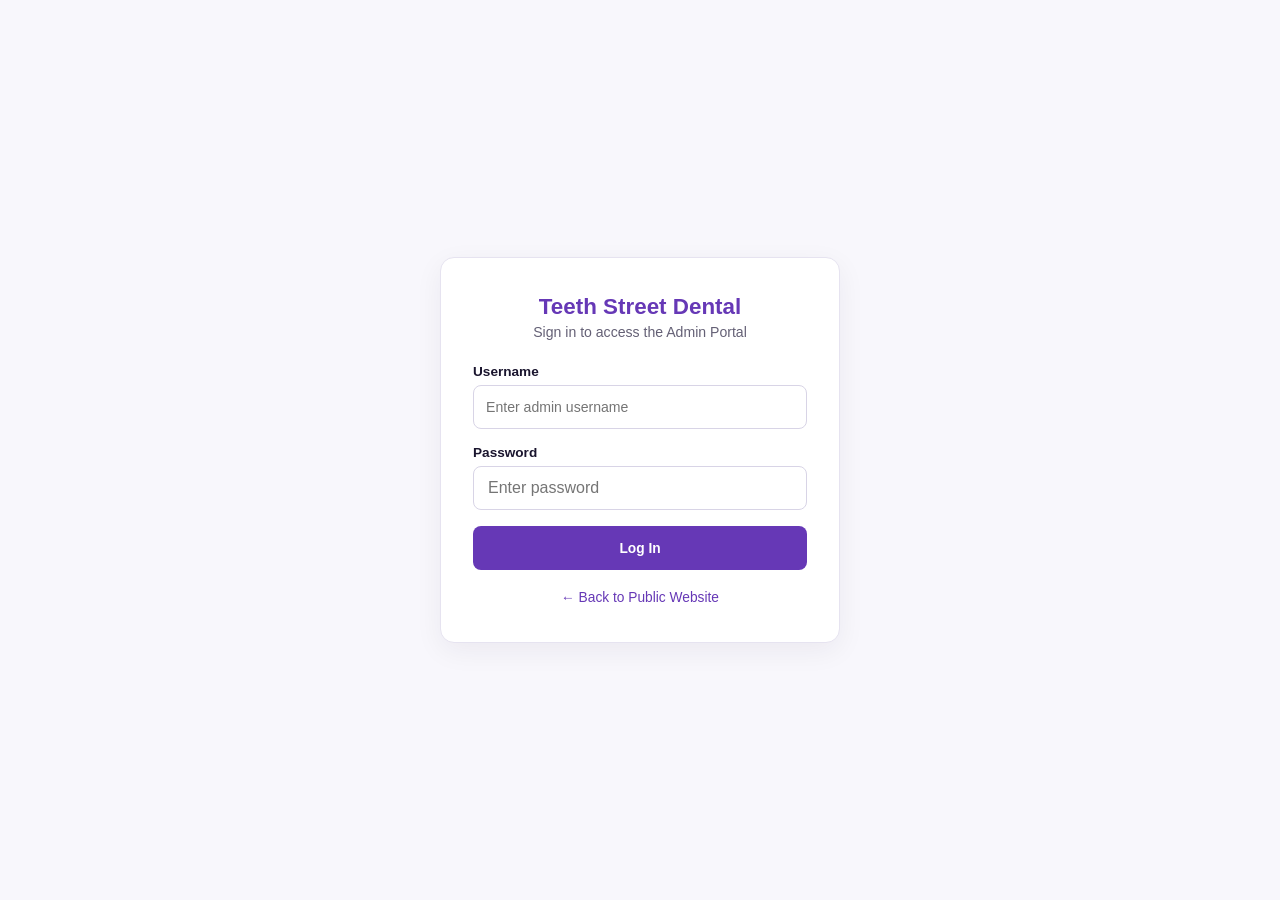
<file: admin.html>
<!DOCTYPE html>
<html lang="en">
<head>
  <meta charset="UTF-8">
  <meta name="viewport" content="width=device-width, initial-scale=1.0">
  <title>Admin Panel - Teeth Street Dental Clinic</title>
  <style>
    :root {
      --primary: #6638b6;
      --primary-hover: #522999;
      --primary-light: #f3effb;
      --bg-main: #f8f7fc;
      --bg-card: #ffffff;
      --text-dark: #1a152e;
      --text-muted: #646075;
      --border: #e6e3f0;
      --success-bg: #e7f8ef;
      --success-text: #137a45;
      --warning-bg: #fff5e5;
      --warning-text: #b86e00;
      --danger-bg: #feeceb;
      --danger-text: #c92a2a;
      --info-bg: #ebf3ff;
      --info-text: #1c64d1;
    }

    * {
      box-sizing: border-box;
      margin: 0;
      padding: 0;
    }

    body {
      font-family: -apple-system, BlinkMacSystemFont, "Segoe UI", Roboto, Helvetica, Arial, sans-serif;
      background-color: var(--bg-main);
      color: var(--text-dark);
      min-height: 100vh;
    }

    /* LOGIN SCREEN */
    .login-screen {
      min-height: 100vh;
      display: flex;
      align-items: center;
      justify-content: center;
      padding: 20px;
      background-color: var(--bg-main);
    }

    .login-card {
      background: var(--bg-card);
      border: 1px solid var(--border);
      border-radius: 14px;
      padding: 36px 32px;
      width: 100%;
      max-width: 400px;
      box-shadow: 0 8px 28px rgba(26, 21, 46, 0.06);
    }

    .login-brand {
      text-align: center;
      margin-bottom: 24px;
    }

    .login-brand h2 {
      color: var(--primary);
      font-size: 1.4rem;
      margin-bottom: 4px;
    }

    .login-brand p {
      color: var(--text-muted);
      font-size: 0.88rem;
    }

    .login-form {
      display: flex;
      flex-direction: column;
      gap: 16px;
    }

    .login-form label {
      font-size: 0.85rem;
      font-weight: 600;
      display: block;
      margin-bottom: 6px;
    }

    .login-form input {
      width: 100%;
      min-height: 44px;
      padding: 10px 14px;
      font-size: 16px;
      border: 1px solid #d8d4e6;
      border-radius: 8px;
      outline: none;
    }

    .login-form input:focus {
      border-color: var(--primary);
      box-shadow: 0 0 0 3px rgba(102, 56, 182, 0.12);
    }

    .login-error {
      background: var(--danger-bg);
      color: var(--danger-text);
      font-size: 0.84rem;
      font-weight: 500;
      padding: 10px 12px;
      border-radius: 8px;
      display: none;
      text-align: center;
    }

    .login-footer {
      text-align: center;
      margin-top: 18px;
    }

    .login-footer a {
      color: var(--primary);
      text-decoration: none;
      font-size: 0.86rem;
      font-weight: 500;
    }

    /* ADMIN APP LAYOUT */
    .admin-app {
      display: none;
      min-height: 100vh;
    }

    /* Sidebar */
    .sidebar {
      width: 260px;
      background-color: var(--bg-card);
      border-right: 1px solid var(--border);
      display: flex;
      flex-direction: column;
      position: fixed;
      top: 0;
      bottom: 0;
      left: 0;
      z-index: 100;
      transition: transform 0.25s ease;
    }

    .sidebar-brand {
      padding: 24px 20px;
      border-bottom: 1px solid var(--border);
    }

    .sidebar-brand h2 {
      font-size: 1.15rem;
      color: var(--primary);
      font-weight: 700;
    }

    .sidebar-brand span {
      font-size: 0.78rem;
      color: var(--text-muted);
      display: block;
      margin-top: 2px;
    }

    .nav-menu {
      padding: 16px 12px;
      display: flex;
      flex-direction: column;
      gap: 6px;
      flex: 1;
    }

    .nav-item {
      display: flex;
      align-items: center;
      justify-content: space-between;
      padding: 11px 14px;
      border-radius: 8px;
      border: none;
      background: transparent;
      color: var(--text-muted);
      font-size: 0.92rem;
      font-weight: 500;
      cursor: pointer;
      text-align: left;
      transition: all 0.15s ease;
    }

    .nav-item:hover {
      background-color: var(--primary-light);
      color: var(--primary);
    }

    .nav-item.active {
      background-color: var(--primary);
      color: #ffffff;
      font-weight: 600;
    }

    .nav-tag {
      font-size: 0.68rem;
      padding: 2px 6px;
      border-radius: 4px;
      background-color: rgba(102, 56, 182, 0.12);
      color: var(--primary);
      font-weight: 600;
    }

    .nav-item.active .nav-tag {
      background-color: rgba(255, 255, 255, 0.2);
      color: #ffffff;
    }

    .sidebar-footer {
      padding: 16px 20px;
      border-top: 1px solid var(--border);
      display: flex;
      flex-direction: column;
      gap: 10px;
    }

    .sidebar-footer a {
      color: var(--primary);
      text-decoration: none;
      font-size: 0.88rem;
      font-weight: 500;
    }

    /* Main Content */
    .main-area {
      margin-left: 260px;
      flex: 1;
      display: flex;
      flex-direction: column;
      min-width: 0;
    }

    .topbar {
      background-color: var(--bg-card);
      border-bottom: 1px solid var(--border);
      padding: 16px 32px;
      display: flex;
      align-items: center;
      justify-content: space-between;
      position: sticky;
      top: 0;
      z-index: 50;
    }

    .topbar-left {
      display: flex;
      align-items: center;
      gap: 12px;
    }

    .menu-toggle {
      display: none;
      background: var(--primary-light);
      border: none;
      color: var(--primary);
      padding: 8px 12px;
      border-radius: 6px;
      font-weight: 600;
      cursor: pointer;
    }

    .topbar h1 {
      font-size: 1.35rem;
      font-weight: 700;
    }

    .admin-badge {
      display: flex;
      align-items: center;
      gap: 12px;
      font-size: 0.88rem;
      color: var(--text-muted);
    }

    .avatar {
      width: 34px;
      height: 34px;
      border-radius: 50%;
      background-color: var(--primary);
      color: #fff;
      display: flex;
      align-items: center;
      justify-content: center;
      font-weight: 700;
      font-size: 0.85rem;
    }

    .content-container {
      padding: 28px 32px;
      max-width: 1280px;
      width: 100%;
    }

    .tab-section {
      display: none;
    }

    .tab-section.active {
      display: block;
    }

    /* Stats Grid */
    .stats-grid {
      display: grid;
      grid-template-columns: repeat(4, 1fr);
      gap: 18px;
      margin-bottom: 24px;
    }

    .stat-card {
      background: var(--bg-card);
      border: 1px solid var(--border);
      border-radius: 12px;
      padding: 20px;
    }

    .stat-card .stat-label {
      font-size: 0.82rem;
      color: var(--text-muted);
      font-weight: 600;
      margin-bottom: 8px;
    }

    .stat-card .stat-value {
      font-size: 1.75rem;
      font-weight: 700;
      color: var(--text-dark);
    }

    .stat-card .stat-sub {
      font-size: 0.78rem;
      color: var(--text-muted);
      margin-top: 6px;
    }

    /* Cards & Toolbar */
    .panel-card {
      background: var(--bg-card);
      border: 1px solid var(--border);
      border-radius: 12px;
      padding: 24px;
      margin-bottom: 24px;
    }

    .panel-header {
      display: flex;
      align-items: center;
      justify-content: space-between;
      flex-wrap: wrap;
      gap: 12px;
      margin-bottom: 18px;
    }

    .panel-header h3 {
      font-size: 1.05rem;
      font-weight: 700;
    }

    .toolbar {
      display: flex;
      align-items: center;
      gap: 10px;
      flex-wrap: wrap;
    }

    input[type="text"],
    input[type="tel"],
    input[type="email"],
    input[type="number"],
    input[type="date"],
    select,
    textarea {
      padding: 9px 12px;
      border: 1px solid #d8d4e6;
      border-radius: 8px;
      font-size: 0.88rem;
      font-family: inherit;
      outline: none;
      background: #fff;
    }

    input:focus,
    select:focus,
    textarea:focus {
      border-color: var(--primary);
      box-shadow: 0 0 0 3px rgba(102, 56, 182, 0.12);
    }

    /* Buttons */
    .btn {
      padding: 9px 16px;
      border-radius: 8px;
      border: none;
      font-size: 0.86rem;
      font-weight: 600;
      cursor: pointer;
      transition: background 0.15s ease;
    }

    .btn-primary {
      background: var(--primary);
      color: #fff;
    }

    .btn-primary:hover {
      background: var(--primary-hover);
    }

    .btn-sm {
      padding: 6px 11px;
      font-size: 0.78rem;
      border-radius: 6px;
    }

    .btn-outline {
      background: #fff;
      border: 1px solid var(--border);
      color: var(--text-dark);
    }

    .btn-outline:hover {
      background: var(--primary-light);
      color: var(--primary);
    }

    .btn-confirm {
      background: var(--info-bg);
      color: var(--info-text);
    }

    .btn-complete {
      background: var(--success-bg);
      color: var(--success-text);
    }

    .btn-cancel {
      background: var(--danger-bg);
      color: var(--danger-text);
    }

    /* Tables */
    .table-wrap {
      overflow-x: auto;
    }

    table {
      width: 100%;
      border-collapse: collapse;
      font-size: 0.88rem;
    }

    th, td {
      padding: 12px 14px;
      text-align: left;
      border-bottom: 1px solid var(--border);
    }

    th {
      background-color: #faf9fd;
      color: var(--text-muted);
      font-weight: 600;
      font-size: 0.8rem;
      text-transform: uppercase;
      letter-spacing: 0.03em;
    }

    tr:hover td {
      background-color: #fcfbfe;
    }

    /* Status Badges */
    .badge {
      display: inline-block;
      padding: 4px 10px;
      border-radius: 999px;
      font-size: 0.75rem;
      font-weight: 600;
    }

    .badge-pending { background: var(--warning-bg); color: var(--warning-text); }
    .badge-confirmed { background: var(--info-bg); color: var(--info-text); }
    .badge-completed { background: var(--success-bg); color: var(--success-text); }
    .badge-cancelled { background: var(--danger-bg); color: var(--danger-text); }

    .action-group {
      display: flex;
      gap: 6px;
      flex-wrap: wrap;
    }

    /* Services Grid */
    .services-grid {
      display: grid;
      grid-template-columns: repeat(2, 1fr);
      gap: 16px;
    }

    .service-card {
      border: 1px solid var(--border);
      border-radius: 10px;
      padding: 20px;
      display: flex;
      flex-direction: column;
      justify-content: space-between;
      gap: 14px;
      background: #fff;
    }

    .service-card h4 {
      font-size: 1.05rem;
      margin-bottom: 6px;
      color: var(--text-dark);
    }

    .service-desc {
      font-size: 0.86rem;
      color: var(--text-muted);
      line-height: 1.45;
      margin-bottom: 10px;
    }

    .service-price {
      font-size: 1.1rem;
      font-weight: 700;
      color: var(--primary);
    }

    /* Analytics Bars */
    .analytics-grid {
      display: grid;
      grid-template-columns: 1fr 1fr;
      gap: 20px;
    }

    .bar-row {
      margin-bottom: 14px;
    }

    .bar-label {
      display: flex;
      justify-content: space-between;
      font-size: 0.85rem;
      font-weight: 600;
      margin-bottom: 6px;
    }

    .bar-track {
      width: 100%;
      height: 10px;
      background: var(--primary-light);
      border-radius: 999px;
      overflow: hidden;
    }

    .bar-fill {
      height: 100%;
      background: var(--primary);
      border-radius: 999px;
    }

    /* Modal */
    .modal-backdrop {
      position: fixed;
      inset: 0;
      background: rgba(20, 15, 38, 0.45);
      display: none;
      align-items: center;
      justify-content: center;
      padding: 20px;
      z-index: 200;
    }

    .modal-backdrop.open {
      display: flex;
    }

    .modal-box {
      background: #fff;
      border-radius: 12px;
      width: 100%;
      max-width: 460px;
      padding: 24px;
      box-shadow: 0 12px 32px rgba(0, 0, 0, 0.15);
    }

    .modal-header {
      display: flex;
      justify-content: space-between;
      align-items: center;
      margin-bottom: 18px;
    }

    .modal-form {
      display: flex;
      flex-direction: column;
      gap: 14px;
    }

    .modal-form label {
      font-size: 0.82rem;
      font-weight: 600;
      display: block;
      margin-bottom: 4px;
    }

    .modal-form input,
    .modal-form select,
    .modal-form textarea {
      width: 100%;
    }

    .modal-actions {
      display: flex;
      justify-content: flex-end;
      gap: 10px;
      margin-top: 8px;
    }

    @media (max-width: 960px) {
      .stats-grid {
        grid-template-columns: repeat(2, 1fr);
      }
      .services-grid,
      .analytics-grid {
        grid-template-columns: 1fr;
      }
    }

    @media (max-width: 768px) {
      .sidebar {
        transform: translateX(-100%);
      }
      .sidebar.open {
        transform: translateX(0);
      }
      .main-area {
        margin-left: 0;
      }
      .menu-toggle {
        display: inline-block;
      }
      .topbar {
        padding: 14px 16px;
      }
      .content-container {
        padding: 20px 16px;
      }
    }
  </style>
</head>
<body>

  <!-- 1. ADMIN LOGIN SCREEN -->
  <div class="login-screen" id="login-screen">
    <div class="login-card">
      <div class="login-brand">
        <h2>Teeth Street Dental</h2>
        <p>Sign in to access the Admin Portal</p>
      </div>

      <div class="login-error" id="login-error">
        Incorrect username or password. Please try again.
      </div>

      <form class="login-form" id="login-form">
        <div>
          <label for="admin-user">Username</label>
          <input type="text" id="admin-user" placeholder="Enter admin username" required>
        </div>

        <div>
          <label for="admin-pass">Password</label>
          <input type="password" id="admin-pass" placeholder="Enter password" required>
        </div>

        <button type="submit" class="btn btn-primary" style="width: 100%; min-height: 44px;">Log In</button>
      </form>

      <div class="login-footer">
        <a href="index.html">&larr; Back to Public Website</a>
      </div>
    </div>
  </div>

  <!-- 2. MAIN ADMIN PORTAL -->
  <div class="admin-app" id="admin-app">
    <aside class="sidebar" id="sidebar">
      <div class="sidebar-brand">
        <h2>Teeth Street Dental</h2>
        <span>Admin Management Portal</span>
      </div>

      <nav class="nav-menu">
        <button class="nav-item active" data-target="dashboard" onclick="switchTab('dashboard', 'Dashboard Overview', this)">
          <span>Dashboard Overview</span>
        </button>
        <button class="nav-item" data-target="appointments" onclick="switchTab('appointments', 'Appointment Management', this)">
          <span>Appointments</span>
          <span class="nav-tag"></span>
        </button>
        <button class="nav-item" data-target="patients" onclick="switchTab('patients', 'Patient Management', this)">
          <span>Patients</span>
          <span class="nav-tag"></span>
        </button>
        <button class="nav-item" data-target="services" onclick="switchTab('services', 'Services Management', this)">
          <span>Services</span>
        </button>
        <button class="nav-item" data-target="reports" onclick="switchTab('reports', 'Reports & Analytics', this)">
          <span>Reports & Analytics</span>
        </button>
      </nav>

      <div class="sidebar-footer">
        <a href="index.html">&larr; Back to Public Website</a>
        <button class="btn btn-outline btn-sm" onclick="logoutAdmin()" style="width: 100%; margin-top: 4px;">Log Out</button>
      </div>
    </aside>

    <div class="main-area">
      <header class="topbar">
        <div class="topbar-left">
          <button class="menu-toggle" onclick="toggleSidebar()">Menu</button>
          <h1 id="page-title">Dashboard Overview</h1>
        </div>
        <div class="admin-badge">
          <span>Admin</span>
          <div class="avatar">Teeth Street</div>
          <button class="btn btn-outline btn-sm" onclick="logoutAdmin()">Log Out</button>
        </div>
      </header>

      <main class="content-container">

        <!-- DASHBOARD OVERVIEW -->
        <section id="tab-dashboard" class="tab-section active">
          <div class="stats-grid">
            <div class="stat-card">
              <div class="stat-label">Total Appointments</div>
              <div class="stat-value" id="stat-total-appt">0</div>
              <div class="stat-sub">All recorded bookings</div>
            </div>
            <div class="stat-card">
              <div class="stat-label">Pending Approval</div>
              <div class="stat-value" id="stat-pending-appt">0</div>
              <div class="stat-sub">Waiting for confirmation</div>
            </div>
            <div class="stat-card">
              <div class="stat-label">Registered Patients</div>
              <div class="stat-value" id="stat-total-patients">0</div>
              <div class="stat-sub">Patient directory count</div>
            </div>
            <div class="stat-card">
              <div class="stat-label">Estimated Revenue</div>
              <div class="stat-value" id="stat-revenue">₱0</div>
              <div class="stat-sub">Confirmed & completed</div>
            </div>
          </div>

          <div class="panel-card">
            <div class="panel-header">
              <h3>Recent Bookings</h3>
              <button class="btn btn-primary btn-sm" onclick="switchTab('appointments', 'Appointment Management', document.querySelector('[data-target=appointments]'))">Manage All</button>
            </div>
            <div class="table-wrap">
              <table>
                <thead>
                  <tr>
                    <th>Patient</th>
                    <th>Service</th>
                    <th>Date & Time</th>
                    <th>Status</th>
                  </tr>
                </thead>
                <tbody id="dashboard-recent-table"></tbody>
              </table>
            </div>
          </div>
        </section>

        <!-- APPOINTMENT MANAGEMENT -->
        <section id="tab-appointments" class="tab-section">
          <div class="panel-card">
            <div class="panel-header">
              <h3>Appointment Schedule</h3>
              <div class="toolbar">
                <input type="text" id="appt-search" placeholder="Search patient or service..." oninput="renderAppointments()">
                <select id="appt-filter" onchange="renderAppointments()">
                  <option value="All">All Status</option>
                  <option value="Pending">Pending</option>
                  <option value="Confirmed">Confirmed</option>
                  <option value="Completed">Completed</option>
                  <option value="Cancelled">Cancelled</option>
                </select>
                <button class="btn btn-primary" onclick="openModal('modal-appointment')">+ New Appointment</button>
              </div>
            </div>

            <div class="table-wrap">
              <table>
                <thead>
                  <tr>
                    <th>Patient Name</th>
                    <th>Contact</th>
                    <th>Service</th>
                    <th>Date & Time</th>
                    <th>Status</th>
                    <th>Actions</th>
                  </tr>
                </thead>
                <tbody id="appointments-table"></tbody>
              </table>
            </div>
          </div>
        </section>

        <!-- PATIENT MANAGEMENT -->
        <section id="tab-patients" class="tab-section">
          <div class="panel-card">
            <div class="panel-header">
              <h3>Patient Records</h3>
              <div class="toolbar">
                <input type="text" id="patient-search" placeholder="Search patient name or phone..." oninput="renderPatients()">
                <button class="btn btn-primary" onclick="openModal('modal-patient')">+ Add Patient</button>
              </div>
            </div>

            <div class="table-wrap">
              <table>
                <thead>
                  <tr>
                    <th>Patient ID</th>
                    <th>Full Name</th>
                    <th>Phone / Email</th>
                    <th>Last Visit</th>
                    <th>Dental Notes</th>
                    <th>Actions</th>
                  </tr>
                </thead>
                <tbody id="patients-table"></tbody>
              </table>
            </div>
          </div>
        </section>

        <!-- SERVICES MANAGEMENT -->
        <section id="tab-services" class="tab-section">
          <div class="panel-card">
            <div class="panel-header">
              <h3>Clinic Dental Services</h3>
              <button class="btn btn-primary" onclick="openModal('modal-service')">+ Add Service</button>
            </div>
            <div class="services-grid" id="services-grid"></div>
          </div>
        </section>

        <!-- REPORTS AND ANALYTICS -->
        <section id="tab-reports" class="tab-section">
          <div class="stats-grid">
            <div class="stat-card">
              <div class="stat-label">Completion Rate</div>
              <div class="stat-value" id="rep-completion">0%</div>
              <div class="stat-sub">Completed vs total bookings</div>
            </div>
            <div class="stat-card">
              <div class="stat-label">Most Requested</div>
              <div class="stat-value" style="font-size: 1.2rem;" id="rep-top-service">-</div>
              <div class="stat-sub">Top dental service</div>
            </div>
            <div class="stat-card">
              <div class="stat-label">Cancelled Bookings</div>
              <div class="stat-value" id="rep-cancelled">0</div>
              <div class="stat-sub">Total cancelled</div>
            </div>
            <div class="stat-card">
              <div class="stat-label">Active Services</div>
              <div class="stat-value" id="rep-active-services">4</div>
              <div class="stat-sub">Offered by clinic</div>
            </div>
          </div>

          <div class="analytics-grid">
            <div class="panel-card">
              <div class="panel-header">
                <h3>Bookings by Service</h3>
              </div>
              <div id="service-breakdown-bars"></div>
            </div>

            <div class="panel-card">
              <div class="panel-header">
                <h3>Bookings by Status</h3>
              </div>
              <div id="status-breakdown-bars"></div>
            </div>
          </div>
        </section>

      </main>
    </div>
  </div>

  <!-- MODAL: NEW APPOINTMENT -->
  <div class="modal-backdrop" id="modal-appointment">
    <div class="modal-box">
      <div class="modal-header">
        <h3>Add New Appointment</h3>
        <button class="btn btn-outline btn-sm" onclick="closeModal('modal-appointment')">Close</button>
      </div>
      <form class="modal-form" onsubmit="addAppointment(event)">
        <div>
          <label>Patient Full Name</label>
          <input type="text" id="new-appt-name" required>
        </div>
        <div>
          <label>Phone Number</label>
          <input type="tel" id="new-appt-phone" placeholder="09XXXXXXXXX" maxlength="11" required>
        </div>
        <div>
          <label>Service</label>
          <select id="new-appt-service" required></select>
        </div>
        <div style="display: grid; grid-template-columns: 1fr 1fr; gap: 10px;">
          <div>
            <label>Date</label>
            <input type="date" id="new-appt-date" required>
          </div>
          <div>
            <label>Time (9 AM – 6 PM)</label>
            <select id="new-appt-time" required>
              <option value="9:00 AM">9:00 AM</option>
              <option value="10:00 AM">10:00 AM</option>
              <option value="11:00 AM">11:00 AM</option>
              <option value="12:00 PM">12:00 PM</option>
              <option value="1:00 PM">1:00 PM</option>
              <option value="2:00 PM">2:00 PM</option>
              <option value="3:00 PM">3:00 PM</option>
              <option value="4:00 PM">4:00 PM</option>
              <option value="5:00 PM">5:00 PM</option>
              <option value="6:00 PM">6:00 PM</option>
            </select>
          </div>
        </div>
        <div class="modal-actions">
          <button type="button" class="btn btn-outline" onclick="closeModal('modal-appointment')">Cancel</button>
          <button type="submit" class="btn btn-primary">Save Appointment</button>
        </div>
      </form>
    </div>
  </div>

  <!-- MODAL: NEW PATIENT -->
  <div class="modal-backdrop" id="modal-patient">
    <div class="modal-box">
      <div class="modal-header">
        <h3>Register New Patient</h3>
        <button class="btn btn-outline btn-sm" onclick="closeModal('modal-patient')">Close</button>
      </div>
      <form class="modal-form" onsubmit="addPatient(event)">
        <div>
          <label>Full Name</label>
          <input type="text" id="new-pat-name" required>
        </div>
        <div>
          <label>Phone Number</label>
          <input type="tel" id="new-pat-phone" placeholder="09XXXXXXXXX" maxlength="11" required>
        </div>
        <div>
          <label>Email Address</label>
          <input type="email" id="new-pat-email" required>
        </div>
        <div>
          <label>Dental Notes / Allergies</label>
          <textarea id="new-pat-notes" rows="3" placeholder="Optional dental notes..."></textarea>
        </div>
        <div class="modal-actions">
          <button type="button" class="btn btn-outline" onclick="closeModal('modal-patient')">Cancel</button>
          <button type="submit" class="btn btn-primary">Save Patient</button>
        </div>
      </form>
    </div>
  </div>

  <!-- MODAL: NEW SERVICE -->
  <div class="modal-backdrop" id="modal-service">
    <div class="modal-box">
      <div class="modal-header">
        <h3>Add Dental Service</h3>
        <button class="btn btn-outline btn-sm" onclick="closeModal('modal-service')">Close</button>
      </div>
      <form class="modal-form" onsubmit="addService(event)">
        <div>
          <label>Service Name</label>
          <input type="text" id="new-srv-name" required>
        </div>
        <div>
          <label>Description</label>
          <textarea id="new-srv-desc" rows="2" required></textarea>
        </div>
        <div>
          <label>Starting Price (₱)</label>
          <input type="number" id="new-srv-price" min="0" step="50" required>
        </div>
        <div class="modal-actions">
          <button type="button" class="btn btn-outline" onclick="closeModal('modal-service')">Cancel</button>
          <button type="submit" class="btn btn-primary">Add Service</button>
        </div>
      </form>
    </div>
  </div>

  <script>
    // ==========================================
    // ADMIN CREDENTIALS (Edit here if needed)
    // ==========================================
    const ADMIN_USERNAME = "admin";
    const ADMIN_PASSWORD = "teethstreet2026";

    const loginScreen = document.getElementById('login-screen');
    const adminApp = document.getElementById('admin-app');
    const loginError = document.getElementById('login-error');

    function checkAuth() {
      if (sessionStorage.getItem('tsdc_admin_logged_in') === 'true') {
        loginScreen.style.display = 'none';
        adminApp.style.display = 'flex';
        refreshAll();
      } else {
        loginScreen.style.display = 'flex';
        adminApp.style.display = 'none';
      }
    }

    document.getElementById('login-form').addEventListener('submit', function (e) {
      e.preventDefault();
      const user = document.getElementById('admin-user').value.trim();
      const pass = document.getElementById('admin-pass').value;

      if (user === ADMIN_USERNAME && pass === ADMIN_PASSWORD) {
        sessionStorage.setItem('tsdc_admin_logged_in', 'true');
        loginError.style.display = 'none';
        this.reset();
        checkAuth();
      } else {
        loginError.style.display = 'block';
      }
    });

    function logoutAdmin() {
      sessionStorage.removeItem('tsdc_admin_logged_in');
      checkAuth();
    }

    // ==========================================
    // CLINIC DATA & MANAGEMENT
    // ==========================================
    const defaultServices = [
      {
        id: 1,
        name: "General Dentistry",
        description: "Check-ups, cleaning and fillings to keep your teeth healthy.",
        price: 1000,
        active: true
      },
      {
        id: 2,
        name: "Orthodontics",
        description: "Braces and aligners to straighten teeth and fix your bite.",
        price: 35000,
        active: true
      },
      {
        id: 3,
        name: "Cosmetic Dentistry",
        description: "Whitening and smile makeovers for a brighter, confident look.",
        price: 5000,
        active: true
      },
      {
        id: 4,
        name: "Pediatric Dentistry",
        description: "Gentle, friendly care that helps kids enjoy the dentist.",
        price: 800,
        active: true
      }
    ];

  const defaultAppointments = [
      {
        id: 1795744950613,
        name: "Catherine Doctor",
        phone: "09123456789",
        email: "catherinedoctor@gmail.com",
        service: "General Dentistry",
        date: "2026-11-27",
        time: "2:00 PM",
        status: "Pending"
      }
    ];

    const defaultPatients = [
      {
        id: "PT-001",
        name: "Catherine Doctor",
        phone: "09123456789",
        email: "catherinedoctor@gmail.com",
        lastVisit: "2026-11-27",
        notes: "Booked General Dentistry"
      }
    ];

    let services = JSON.parse(localStorage.getItem('tsdc_services')) || defaultServices;
    let appointments = JSON.parse(localStorage.getItem('tsdc_appointments')) || defaultAppointments;
    let patients = JSON.parse(localStorage.getItem('tsdc_patients')) || defaultPatients;

    appointments.forEach(a => { if (a.date === '2026-11-28') a.date = '2026-11-27'; });
    patients.forEach(p => { if (p.lastVisit === '2026-11-28') p.lastVisit = '2026-11-27'; });
    localStorage.setItem('tsdc_appointments', JSON.stringify(appointments));
    localStorage.setItem('tsdc_patients', JSON.stringify(patients));
    function saveData() {
      localStorage.setItem('tsdc_services', JSON.stringify(services));
      localStorage.setItem('tsdc_appointments', JSON.stringify(appointments));
      localStorage.setItem('tsdc_patients', JSON.stringify(patients));
    }

    function switchTab(tabId, title, btnElement) {
      document.querySelectorAll('.tab-section').forEach(sec => sec.classList.remove('active'));
      document.getElementById('tab-' + tabId).classList.add('active');

      document.querySelectorAll('.nav-item').forEach(btn => btn.classList.remove('active'));
      if (btnElement) btnElement.classList.add('active');

      document.getElementById('page-title').textContent = title;
      document.getElementById('sidebar').classList.remove('open');
      refreshAll();
    }

    function toggleSidebar() {
      document.getElementById('sidebar').classList.toggle('open');
    }

    function openModal(id) {
      if (id === 'modal-appointment') {
        const select = document.getElementById('new-appt-service');
        select.innerHTML = services
          .filter(s => s.active)
          .map(s => `<option value="${s.name}">${s.name}</option>`)
          .join('');
      }
      document.getElementById(id).classList.add('open');
    }

    function closeModal(id) {
      document.getElementById(id).classList.remove('open');
    }

    function renderAppointments() {
      const search = document.getElementById('appt-search').value.toLowerCase();
      const filter = document.getElementById('appt-filter').value;
      const tbody = document.getElementById('appointments-table');

      const filtered = appointments.filter(a => {
        const matchesSearch = a.name.toLowerCase().includes(search) || a.service.toLowerCase().includes(search);
        const matchesStatus = filter === 'All' || a.status === filter;
        return matchesSearch && matchesStatus;
      });

      tbody.innerHTML = filtered.map(a => `
        <tr>
          <td><strong>${a.name}</strong></td>
          <td>${a.phone}</td>
          <td>${a.service}</td>
          <td>${a.date} at ${a.time}</td>
          <td><span class="badge badge-${a.status.toLowerCase()}">${a.status}</span></td>
          <td>
            <div class="action-group">
              ${a.status === 'Pending' ? `<button class="btn btn-sm btn-confirm" onclick="updateApptStatus(${a.id}, 'Confirmed')">Confirm</button>` : ''}
              ${a.status === 'Confirmed' ? `<button class="btn btn-sm btn-complete" onclick="updateApptStatus(${a.id}, 'Completed')">Complete</button>` : ''}
              ${a.status !== 'Cancelled' && a.status !== 'Completed' ? `<button class="btn btn-sm btn-cancel" onclick="updateApptStatus(${a.id}, 'Cancelled')">Cancel</button>` : ''}
              <button class="btn btn-sm btn-outline" onclick="deleteAppointment(${a.id})">Delete</button>
            </div>
          </td>
        </tr>
      `).join('') || `<tr><td colspan="6" style="text-align:center; color:var(--text-muted); padding: 24px;">No appointments yet.</td></tr>`;
    }

    function updateApptStatus(id, newStatus) {
      const appt = appointments.find(a => a.id === id);
      if (appt) {
        appt.status = newStatus;
        saveData();
        refreshAll();
      }
    }

    function deleteAppointment(id) {
      appointments = appointments.filter(a => a.id !== id);
      saveData();
      refreshAll();
    }

    function addAppointment(e) {
      e.preventDefault();
      const name = document.getElementById('new-appt-name').value.trim();
      const phone = document.getElementById('new-appt-phone').value.trim();
      const service = document.getElementById('new-appt-service').value;
      const date = document.getElementById('new-appt-date').value;
      const time = document.getElementById('new-appt-time').value;

      appointments.unshift({
        id: Date.now(),
        name,
        phone,
        service,
        date,
        time,
        status: 'Confirmed'
      });

      const exists = patients.some(p => p.name.toLowerCase() === name.toLowerCase() || p.phone === phone);
      if (!exists) {
        const nextNum = String(patients.length + 1).padStart(3, '0');
        patients.unshift({
          id: 'PT-' + nextNum,
          name,
          phone,
          email: '-',
          lastVisit: date,
          notes: 'Booked ' + service
        });
      }

      saveData();
      e.target.reset();
      closeModal('modal-appointment');
      refreshAll();
    }

    function renderPatients() {
      const search = document.getElementById('patient-search').value.toLowerCase();
      const tbody = document.getElementById('patients-table');

      const filtered = patients.filter(p =>
        p.name.toLowerCase().includes(search) ||
        p.phone.includes(search) ||
        p.id.toLowerCase().includes(search)
      );

      tbody.innerHTML = filtered.map(p => `
        <tr>
          <td><strong>${p.id}</strong></td>
          <td>${p.name}</td>
          <td>${p.phone}<br><span style="font-size:0.78rem; color:var(--text-muted);">${p.email}</span></td>
          <td>${p.lastVisit}</td>
          <td>${p.notes}</td>
          <td>
            <div class="action-group">
              <button class="btn btn-outline btn-sm" onclick="editPatientNote('${p.id}')">Edit Note</button>
              
            </div>
          </td>
        </tr>
      `).join('') || `<tr><td colspan="6" style="text-align:center; color:var(--text-muted); padding: 24px;">No patient records yet.</td></tr>`;
    }

    function addPatient(e) {
      e.preventDefault();
      const nextNum = String(patients.length + 1).padStart(3, '0');
      patients.unshift({
        id: 'PT-' + nextNum,
        name: document.getElementById('new-pat-name').value.trim(),
        phone: document.getElementById('new-pat-phone').value.trim(),
        email: document.getElementById('new-pat-email').value.trim(),
        lastVisit: new Date().toISOString().split('T')[0],
        notes: document.getElementById('new-pat-notes').value.trim() || 'No notes yet.'
      });
      saveData();
      e.target.reset();
      closeModal('modal-patient');
      refreshAll();
    }

    function editPatientNote(id) {
      const patient = patients.find(p => p.id === id);
      if (!patient) return;
      const updated = prompt(`Update dental notes for ${patient.name}:`, patient.notes);
      if (updated !== null) {
        patient.notes = updated.trim() || 'No notes yet.';
        saveData();
        renderPatients();
      }
    }

    function deletePatient(id) {
      patients = patients.filter(p => p.id !== id);
      saveData();
      refreshAll();
    }

    function renderServices() {
      const grid = document.getElementById('services-grid');
      grid.innerHTML = services.map(s => `
        <div class="service-card" style="opacity: ${s.active ? '1' : '0.6'};">
          <div>
            <div style="display:flex; justify-content:space-between; align-items:start; gap:8px;">
              <h4>${s.name}</h4>
              <span class="badge ${s.active ? 'badge-completed' : 'badge-cancelled'}">${s.active ? 'Active' : 'Hidden'}</span>
            </div>
            <p class="service-desc">${s.description}</p>
            <div class="service-price">₱${s.price.toLocaleString()}</div>
          </div>
          <div class="action-group">
            <button class="btn btn-outline btn-sm" onclick="toggleService(${s.id})">${s.active ? 'Disable' : 'Enable'}</button>
            <button class="btn btn-outline btn-sm" onclick="editServicePrice(${s.id})">Edit Price</button>
          </div>
        </div>
      `).join('');
    }

    function addService(e) {
      e.preventDefault();
      services.push({
        id: Date.now(),
        name: document.getElementById('new-srv-name').value.trim(),
        description: document.getElementById('new-srv-desc').value.trim(),
        price: Number(document.getElementById('new-srv-price').value),
        active: true
      });
      saveData();
      e.target.reset();
      closeModal('modal-service');
      refreshAll();
    }

    function toggleService(id) {
      const srv = services.find(s => s.id === id);
      if (srv) {
        srv.active = !srv.active;
        saveData();
        refreshAll();
      }
    }

    function editServicePrice(id) {
      const srv = services.find(s => s.id === id);
      if (!srv) return;
      const newPrice = prompt(`Enter new price (₱) for ${srv.name}:`, srv.price);
      if (newPrice !== null && !isNaN(newPrice) && Number(newPrice) >= 0) {
        srv.price = Number(newPrice);
        saveData();
        refreshAll();
      }
    }

    function renderDashboardAndReports() {
      const totalAppt = appointments.length;
      const pendingAppt = appointments.filter(a => a.status === 'Pending').length;
      const confirmedAppt = appointments.filter(a => a.status === 'Confirmed').length;
      const completedAppt = appointments.filter(a => a.status === 'Completed').length;
      const cancelledAppt = appointments.filter(a => a.status === 'Cancelled').length;

      let revenue = 0;
      appointments.forEach(a => {
        if (a.status === 'Confirmed' || a.status === 'Completed') {
          const matched = services.find(s => s.name === a.service);
          revenue += matched ? matched.price : 0;
        }
      });

      document.getElementById('stat-total-appt').textContent = totalAppt;
      document.getElementById('stat-pending-appt').textContent = pendingAppt;
      document.getElementById('stat-total-patients').textContent = patients.length;
      document.getElementById('stat-revenue').textContent = '₱' + revenue.toLocaleString();

      document.getElementById('dashboard-recent-table').innerHTML = appointments.slice(0, 5).map(a => `
        <tr>
          <td><strong>${a.name}</strong></td>
          <td>${a.service}</td>
          <td>${a.date} • ${a.time}</td>
          <td><span class="badge badge-${a.status.toLowerCase()}">${a.status}</span></td>
        </tr>
      `).join('') || `<tr><td colspan="4" style="text-align:center; color:var(--text-muted); padding: 20px;">No bookings recorded yet.</td></tr>`;

      const rate = totalAppt ? Math.round((completedAppt / totalAppt) * 100) : 0;
      document.getElementById('rep-completion').textContent = rate + '%';
      document.getElementById('rep-cancelled').textContent = cancelledAppt;
      document.getElementById('rep-active-services').textContent = services.filter(s => s.active).length;

      const counts = {};
      appointments.forEach(a => {
        counts[a.service] = (counts[a.service] || 0) + 1;
      });

      const sortedServices = Object.entries(counts).sort((a, b) => b[1] - a[1]);
      document.getElementById('rep-top-service').textContent = sortedServices.length ? sortedServices[0][0] : '-';

      document.getElementById('service-breakdown-bars').innerHTML = sortedServices.map(([name, count]) => {
        const pct = Math.round((count / totalAppt) * 100);
        return `
          <div class="bar-row">
            <div class="bar-label"><span>${name}</span><span>${count} booking(s) (${pct}%)</span></div>
            <div class="bar-track"><div class="bar-fill" style="width: ${pct}%;"></div></div>
          </div>
        `;
      }).join('') || '<p style="color:var(--text-muted); font-size:0.88rem;">No bookings data yet.</p>';

      const statuses = [
        { label: 'Pending', count: pendingAppt },
        { label: 'Confirmed', count: confirmedAppt },
        { label: 'Completed', count: completedAppt },
        { label: 'Cancelled', count: cancelledAppt }
      ];

      document.getElementById('status-breakdown-bars').innerHTML = totalAppt ? statuses.map(st => {
        const pct = Math.round((st.count / totalAppt) * 100);
        return `
          <div class="bar-row">
            <div class="bar-label"><span>${st.label}</span><span>${st.count} (${pct}%)</span></div>
            <div class="bar-track"><div class="bar-fill" style="width: ${pct}%;"></div></div>
          </div>
        `;
      }).join('') : '<p style="color:var(--text-muted); font-size:0.88rem;">No bookings data yet.</p>';
    }

    function refreshAll() {
      renderAppointments();
      renderPatients();
      renderServices();
      renderDashboardAndReports();
    }

    // Start by checking login status
    checkAuth();
  </script>
</body>
</html>
</file>
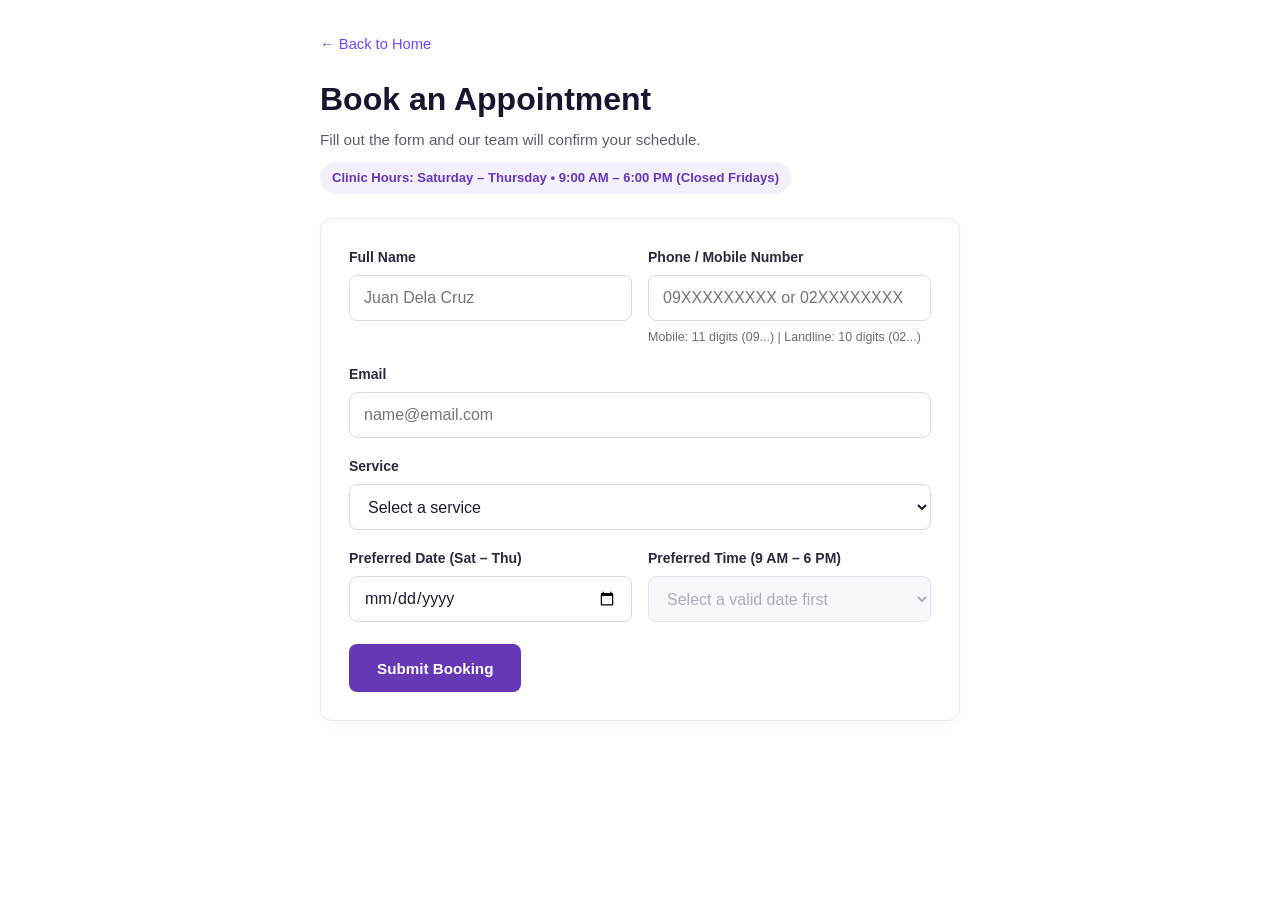
<file: booking.html>
<!DOCTYPE html>
<html lang="en">
<head>
  <meta charset="UTF-8">
  <meta name="viewport" content="width=device-width, initial-scale=1.0">
  <title>Book an Appointment - Teeth Street Dental Clinic</title>
  <style>
    * {
      box-sizing: border-box;
      margin: 0;
      padding: 0;
    }

    body {
      font-family: -apple-system, BlinkMacSystemFont, "Segoe UI", Roboto, Helvetica, Arial, sans-serif;
      background-color: #ffffff;
      color: #1f1933;
      line-height: 1.5;
      padding: 32px 16px;
    }

    .booking-wrapper {
      max-width: 640px;
      margin: 0 auto;
    }

    .back-link {
      display: inline-block;
      color: #6d4aff;
      text-decoration: none;
      font-size: 0.92rem;
      font-weight: 500;
      margin-bottom: 20px;
    }

    .back-link:hover {
      text-decoration: underline;
    }

    .booking-header {
      margin-bottom: 24px;
    }

    .booking-header h1 {
      font-size: clamp(1.6rem, 4vw, 2rem);
      font-weight: 700;
      color: #1a152e;
      margin-bottom: 6px;
    }

    .booking-header p {
      color: #5e5c6c;
      font-size: 0.95rem;
    }

    .schedule-pill {
      display: inline-block;
      margin-top: 10px;
      background-color: #f3effb;
      color: #6638b6;
      font-size: 0.82rem;
      font-weight: 600;
      padding: 6px 12px;
      border-radius: 999px;
    }

    .booking-card {
      background-color: #ffffff;
      border: 1px solid #eceaf2;
      border-radius: 12px;
      padding: 28px;
      box-shadow: 0 4px 20px rgba(0, 0, 0, 0.03);
    }

    .booking-form {
      display: flex;
      flex-direction: column;
      gap: 18px;
    }

    .form-row {
      display: grid;
      grid-template-columns: 1fr 1fr;
      gap: 16px;
    }

    .form-group {
      display: flex;
      flex-direction: column;
      gap: 7px;
    }

    label {
      font-size: 0.875rem;
      font-weight: 600;
      color: #2c283e;
    }

    .helper-text {
      font-size: 0.78rem;
      color: #6e6b7b;
    }

    .error-text {
      font-size: 0.8rem;
      color: #c92a2a;
      font-weight: 500;
      display: none;
    }

    /* 16px font-size prevents auto-zoom on mobile Safari/Chrome */
    input,
    select {
      width: 100%;
      min-height: 46px;
      padding: 10px 14px;
      font-size: 16px;
      font-family: inherit;
      color: #1f1933;
      background-color: #ffffff;
      border: 1px solid #dcd9e6;
      border-radius: 8px;
      outline: none;
      transition: border-color 0.2s ease, box-shadow 0.2s ease;
    }

    input:focus,
    select:focus {
      border-color: #6638b6;
      box-shadow: 0 0 0 3px rgba(102, 56, 182, 0.12);
    }

    select:disabled {
      background-color: #f6f5fa;
      color: #8c889c;
      cursor: not-allowed;
    }

    .btn-submit {
      align-self: flex-start;
      background-color: #6638b6;
      color: #ffffff;
      font-size: 0.95rem;
      font-weight: 600;
      border: none;
      border-radius: 8px;
      min-height: 48px;
      padding: 13px 28px;
      cursor: pointer;
      margin-top: 4px;
      transition: background-color 0.2s ease;
    }

    .btn-submit:hover {
      background-color: #522999;
    }

    .success-banner {
      display: none;
      background-color: #e7f8ef;
      color: #137a45;
      border: 1px solid #b7ebd0;
      padding: 14px 16px;
      border-radius: 8px;
      font-size: 0.9rem;
      font-weight: 500;
      margin-bottom: 18px;
    }

    /* Mobile Responsiveness */
    @media (max-width: 640px) {
      body {
        padding: 20px 14px;
      }

      .booking-card {
        padding: 20px 16px;
      }

      .form-row {
        grid-template-columns: 1fr;
        gap: 16px;
      }

      .btn-submit {
        width: 100%;
      }
    }
  </style>
</head>
<body>
  <main class="booking-wrapper">
    <a href="index.html" class="back-link">&larr; Back to Home</a>

    <header class="booking-header">
      <h1>Book an Appointment</h1>
      <p>Fill out the form and our team will confirm your schedule.</p>
      <span class="schedule-pill">Clinic Hours: Saturday – Thursday • 9:00 AM – 6:00 PM (Closed Fridays)</span>
    </header>

    <div class="booking-card">
      <div class="success-banner" id="success-banner">
        Appointment submitted! Our team will confirm your schedule shortly.
      </div>

      <form id="booking-form" class="booking-form">
        <div class="form-row">
          <div class="form-group">
            <label for="full-name">Full Name</label>
            <input type="text" id="full-name" name="full_name" placeholder="Juan Dela Cruz" required>
          </div>

          <div class="form-group">
            <label for="phone">Phone / Mobile Number</label>
            <input 
              type="tel" 
              id="phone" 
              name="phone" 
              inputmode="numeric"
              placeholder="09XXXXXXXXX or 02XXXXXXXX" 
              pattern="^(09\d{9}|0\d{9})$"
              title="Enter an 11-digit mobile number (09XXXXXXXXX) or 10-digit landline (02XXXXXXXX)"
              required
            >
            <span class="helper-text" id="phone-hint">Mobile: 11 digits (09...) | Landline: 10 digits (02...)</span>
          </div>
        </div>

        <div class="form-group">
          <label for="email">Email</label>
          <input type="email" id="email" name="email" placeholder="name@email.com" required>
        </div>

        <div class="form-group">
          <label for="service">Service</label>
          <select id="service" name="service" required>
            <option value="" disabled selected>Select a service</option>
            <option value="General Dentistry">General Dentistry</option>
            <option value="Orthodontics">Orthodontics</option>
            <option value="Cosmetic Dentistry">Cosmetic Dentistry</option>
            <option value="Pediatric Dentistry">Pediatric Dentistry</option>
          </select>
        </div>

        <div class="form-row">
          <div class="form-group">
            <label for="date">Preferred Date (Sat – Thu)</label>
            <input type="date" id="date" name="date" required>
            <span class="error-text" id="date-error">Clinic is closed on Fridays. Please choose Sat – Thu.</span>
          </div>

          <div class="form-group">
            <label for="time">Preferred Time (9 AM – 6 PM)</label>
            <select id="time" name="time" disabled required>
              <option value="" disabled selected>Select a valid date first</option>
            </select>
          </div>
        </div>

        <button type="submit" class="btn-submit">Submit Booking</button>
      </form>
    </div>
  </main>

  <script>
    const phoneInput = document.getElementById('phone');
    const phoneHint = document.getElementById('phone-hint');
    const dateInput = document.getElementById('date');
    const dateError = document.getElementById('date-error');
    const timeSelect = document.getElementById('time');

    // Prevent selecting past dates
    const today = new Date().toISOString().split('T')[0];
    dateInput.setAttribute('min', today);

    // Available clinic time slots (9:00 AM to 6:00 PM)
    const clinicTimeSlots = [
      { value: "09:00", label: "9:00 AM" },
      { value: "10:00", label: "10:00 AM" },
      { value: "11:00", label: "11:00 AM" },
      { value: "12:00", label: "12:00 PM" },
      { value: "13:00", label: "1:00 PM" },
      { value: "14:00", label: "2:00 PM" },
      { value: "15:00", label: "3:00 PM" },
      { value: "16:00", label: "4:00 PM" },
      { value: "17:00", label: "5:00 PM" },
      { value: "18:00", label: "6:00 PM" }
    ];

    // Check day of week (0 = Sun, 1 = Mon, 2 = Tue, 3 = Wed, 4 = Thu, 5 = Fri, 6 = Sat)
    dateInput.addEventListener('change', function () {
      if (!this.value) return;

      const selectedDate = new Date(this.value + 'T00:00:00');
      const dayOfWeek = selectedDate.getDay();

      // Block Friday (5)
      if (dayOfWeek === 5) {
        dateError.style.display = 'block';
        this.value = '';
        timeSelect.disabled = true;
        timeSelect.innerHTML = '<option value="" disabled selected>Closed on Fridays</option>';
        return;
      }

      // Valid day (Sat - Thu): populate 9 AM - 6 PM slots
      dateError.style.display = 'none';
      timeSelect.disabled = false;
      timeSelect.innerHTML = '<option value="" disabled selected>Select a time slot</option>' +
        clinicTimeSlots.map(slot => `<option value="${slot.label}">${slot.label}</option>`).join('');
    });

    // Phone number digit limiter
    phoneInput.addEventListener('input', function () {
      let digits = this.value.replace(/\D/g, '');
      if (digits.startsWith('09')) {
        digits = digits.slice(0, 11);
        phoneHint.textContent = `Mobile number (${digits.length}/11 digits)`;
      } else if (digits.startsWith('0')) {
        digits = digits.slice(0, 10);
        phoneHint.textContent = `Landline number (${digits.length}/10 digits)`;
      } else {
        digits = digits.slice(0, 11);
        phoneHint.textContent = 'Mobile: 11 digits (09...) | Landline: 10 digits (02...)';
      }
      this.value = digits;
    });

    // Submit booking & sync with admin.html
    document.getElementById('booking-form').addEventListener('submit', function (e) {
      e.preventDefault();

      const fullName = document.getElementById('full-name').value.trim();
      const phone = document.getElementById('phone').value.trim();
      const email = document.getElementById('email').value.trim();
      const service = document.getElementById('service').value;
      const date = dateInput.value;
      const time = timeSelect.value;

      const appointments = JSON.parse(localStorage.getItem('tsdc_appointments') || '[]');
      appointments.unshift({
        id: Date.now(),
        name: fullName,
        phone: phone,
        email: email,
        service: service,
        date: date,
        time: time,
        status: 'Pending'
      });
      localStorage.setItem('tsdc_appointments', JSON.stringify(appointments));

      const patients = JSON.parse(localStorage.getItem('tsdc_patients') || '[]');
      const exists = patients.some(p => p.name.toLowerCase() === fullName.toLowerCase() || p.phone === phone);
      if (!exists) {
        const nextNum = String(patients.length + 1).padStart(3, '0');
        patients.unshift({
          id: 'PT-' + nextNum,
          name: fullName,
          phone: phone,
          email: email,
          lastVisit: date,
          notes: 'Booked ' + service
        });
        localStorage.setItem('tsdc_patients', JSON.stringify(patients));
      }

      document.getElementById('success-banner').style.display = 'block';
      this.reset();
      timeSelect.disabled = true;
      timeSelect.innerHTML = '<option value="" disabled selected>Select a valid date first</option>';
      phoneHint.textContent = 'Mobile: 11 digits (09...) | Landline: 10 digits (02...)';
    });
  </script>
</body>
</html>
</file>
